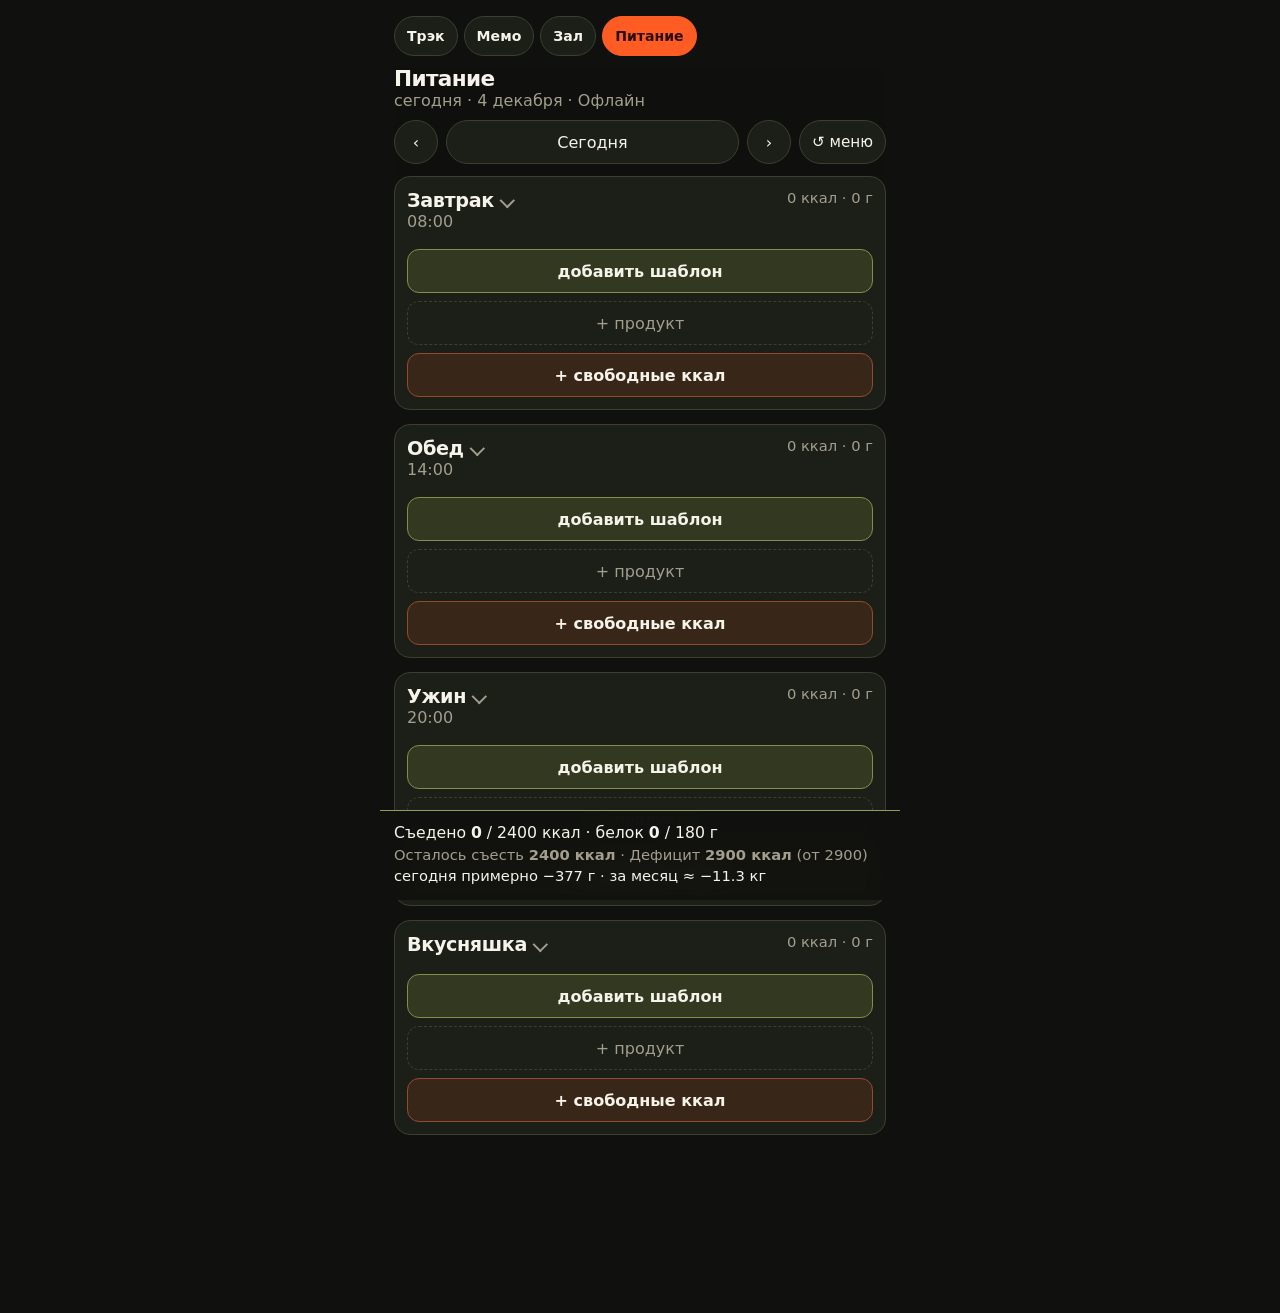
<file: zal/index.html>
<!DOCTYPE html>
<html lang="ru">
<head>
  <meta charset="utf-8">
  <meta name="viewport" content="width=device-width, initial-scale=1, viewport-fit=cover">
  <meta name="theme-color" content="#10110e">
  <meta name="apple-mobile-web-app-capable" content="yes">
  <meta name="apple-mobile-web-app-status-bar-style" content="black-translucent">
  <title>Питание</title>
  <link rel="manifest" href="manifest.json">
  <link rel="stylesheet" href="app.css?v=30">
  <link rel="stylesheet" href="food.css?v=30">
</head>
<body>
  <div id="app"></div>
  <script src="food-data.js?v=30"></script>
  <script src="food-app.js?v=30"></script>
</body>
</html>
</file>
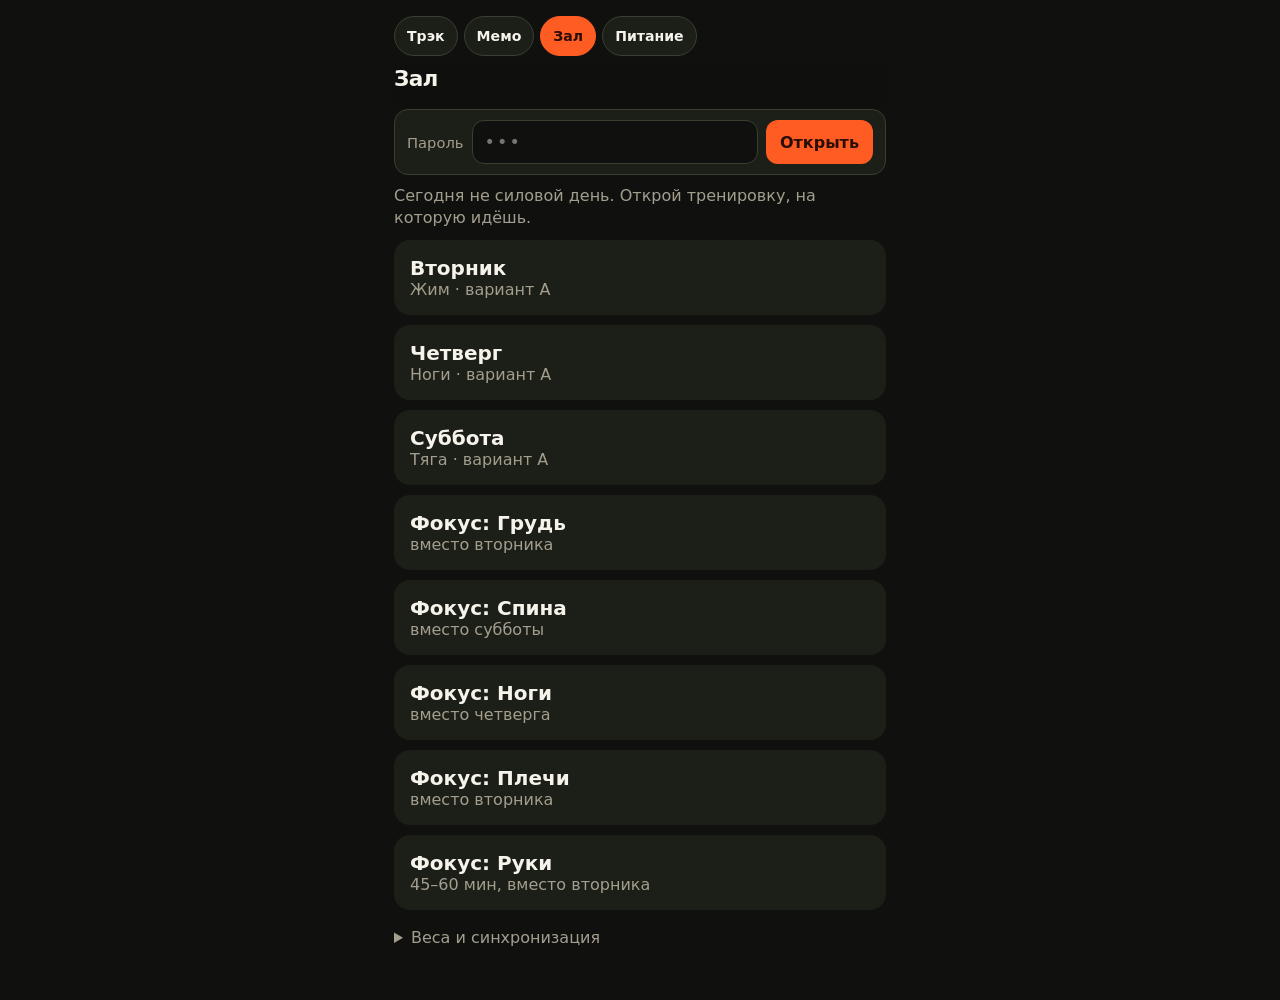
<file: zal/zal.html>
<!DOCTYPE html>
<html lang="ru">
<head>
  <meta charset="utf-8">
  <meta name="viewport" content="width=device-width, initial-scale=1, viewport-fit=cover">
  <meta name="theme-color" content="#10110e">
  <meta name="apple-mobile-web-app-capable" content="yes">
  <meta name="apple-mobile-web-app-status-bar-style" content="black-translucent">
  <title>Зал</title>
  <link rel="stylesheet" href="app.css?v=30">
  <link rel="stylesheet" href="food.css?v=30">
</head>
<body>
  <div id="app"></div>
  <div id="savebar" hidden>
    <button type="button" data-save>Сохранить</button>
  </div>
  <div id="zoom" hidden>
    <button type="button" data-close-zoom>Закрыть</button>
    <img alt="">
  </div>
  <script src="data.js?v=30"></script>
  <script src="app.js?v=30"></script>
</body>
</html>
</file>
<file: zal/app.css>
:root {
  --bg: #10110e;
  --card: #1c1f17;
  --card-2: #262a1e;
  --ink: #f6f3ea;
  --muted: #a39e8e;
  --line: #3a3f31;
  --accent: #ff5c24;
  --accent-ink: #2a0d05;
  --ok: #d6f06a;
  --photo: #fff;
  color-scheme: dark;
  font-family: "Segoe UI", system-ui, sans-serif;
}

* { box-sizing: border-box; }

html, body {
  margin: 0;
  background: var(--bg);
  color: var(--ink);
  touch-action: manipulation;
}

body {
  min-height: 100dvh;
  padding:
    env(safe-area-inset-top)
    env(safe-area-inset-right)
    env(safe-area-inset-bottom)
    env(safe-area-inset-left);
}

button, input, a { font: inherit; color: inherit; }

button { cursor: pointer; }

#app {
  max-width: 520px;
  margin: 0 auto;
  padding: 12px 14px 28px;
}

.sites-nav {
  display: flex;
  flex-wrap: wrap;
  gap: 6px;
  margin: 4px 0 10px;
}

.sites-nav a {
  text-decoration: none;
  border: 1px solid var(--line);
  background: var(--card);
  color: var(--ink);
  border-radius: 999px;
  padding: 8px 12px;
  min-height: 40px;
  display: inline-flex;
  align-items: center;
  font-weight: 700;
  font-size: 0.88rem;
}

.sites-nav a.on {
  background: var(--accent);
  border-color: var(--accent);
  color: var(--accent-ink);
}

.top {
  position: sticky;
  top: 0;
  z-index: 2;
  background: color-mix(in srgb, var(--bg) 92%, transparent);
  backdrop-filter: blur(10px);
  padding-bottom: 8px;
}

.brand {
  display: flex;
  justify-content: space-between;
  align-items: baseline;
  gap: 12px;
  margin: 4px 0 10px;
}

.brand h1 {
  margin: 0;
  font-size: 1.35rem;
  letter-spacing: -0.03em;
}

.brand p, .hint, .meta, .sets, .cue, .more, .weight-meta, .backup p {
  margin: 0;
  color: var(--muted);
}

.chips, .scheme {
  display: flex;
  gap: 8px;
  overflow-x: auto;
  padding-bottom: 2px;
}

.chips { margin-bottom: 8px; }

.chips a, .scheme button, .gear button, .backup button, .file {
  border: 1px solid var(--line);
  background: var(--card);
  color: var(--ink);
  text-decoration: none;
  border-radius: 999px;
  padding: 10px 14px;
  white-space: nowrap;
  min-height: 44px;
}

.chips a.on, .scheme button.on, .gear button.on {
  background: var(--accent);
  border-color: var(--accent);
  color: var(--accent-ink);
  font-weight: 700;
}

.dayline {
  display: flex;
  justify-content: space-between;
  align-items: end;
  gap: 12px;
  margin: 8px 0;
}

.dayline h2 {
  margin: 0;
  font-size: 1.55rem;
  letter-spacing: -0.03em;
}

.scheme { flex: 0 0 auto; }

.scheme button {
  min-width: 52px;
  padding-inline: 16px;
  font-weight: 700;
}

.hint {
  margin-bottom: 12px;
  line-height: 1.35;
}

.ex {
  background: var(--card);
  border-radius: 18px;
  padding: 12px;
  margin-bottom: 12px;
}

.ex-open {
  display: grid;
  grid-template-columns: 72px 1fr;
  gap: 12px;
  text-decoration: none;
  color: inherit;
  margin-bottom: 12px;
}

.thumb, .photo img, #zoom img {
  width: 100%;
  display: block;
  background: var(--photo);
  object-fit: contain;
}

.thumb {
  height: 72px;
  border-radius: 12px;
}

.ex h2, .detail h2 {
  margin: 0 0 4px;
  font-size: 1.15rem;
  letter-spacing: -0.02em;
}

.more {
  margin-top: 6px;
  color: var(--ok);
  font-size: 0.92rem;
}

.stepper {
  display: grid;
  grid-template-columns: 1fr;
  align-items: stretch;
}

.weight {
  display: flex;
  align-items: center;
  gap: 6px;
  background: var(--bg);
  border-radius: 14px;
  padding: 0 10px;
  min-height: 64px;
}

.weight input {
  width: 100%;
  border: 0;
  background: transparent;
  color: var(--ink);
  font-size: 2rem;
  font-weight: 800;
  font-variant-numeric: tabular-nums;
  letter-spacing: -0.04em;
  text-align: center;
  min-width: 0;
  padding: 0;
}

.weight input:focus { outline: none; }
.weight:focus-within { box-shadow: inset 0 0 0 2px var(--accent); }

.unit { color: var(--muted); font-size: 0.95rem; }

.weight-meta {
  display: flex;
  justify-content: space-between;
  gap: 8px;
  margin-top: 6px;
  font-size: 0.85rem;
}

.badge {
  color: var(--ok);
}

.backrow {
  display: flex;
  gap: 8px;
  margin-bottom: 10px;
}

.backrow a, .backrow button, .backup button, .file {
  border-radius: 12px;
  min-height: 44px;
}

.backrow a, .backrow button {
  border: 1px solid var(--line);
  background: var(--card);
  text-decoration: none;
  padding: 10px 14px;
}

.photo {
  display: block;
  width: 100%;
  padding: 0;
  border: 0;
  border-radius: 16px;
  overflow: hidden;
  margin: 8px 0 14px;
  background: var(--photo);
}

.photo img { max-height: 280px; object-fit: contain; }

.detail h3 {
  margin: 16px 0 8px;
  font-size: 0.95rem;
  letter-spacing: 0.04em;
  text-transform: uppercase;
  color: var(--muted);
}

.detail ol, .detail ul {
  margin: 0;
  padding-left: 1.2rem;
  line-height: 1.4;
}

.detail li { margin: 0 0 8px; }

.gear { display: flex; flex-wrap: wrap; gap: 8px; }

.sub {
  display: grid;
  grid-template-columns: 64px 1fr;
  gap: 10px;
  align-items: center;
  text-decoration: none;
  color: inherit;
  background: var(--card-2);
  border-radius: 14px;
  padding: 8px;
  margin-bottom: 8px;
}

.sub img {
  width: 64px;
  height: 64px;
  object-fit: contain;
  background: var(--photo);
  border-radius: 10px;
}

.sub strong { display: block; }
.sub span { color: var(--muted); font-size: 0.88rem; }

.empty {
  color: var(--muted);
  line-height: 1.4;
}

.home-list { display: grid; gap: 10px; margin-top: 12px; }

.home-list a {
  display: block;
  text-decoration: none;
  background: var(--card);
  border-radius: 16px;
  padding: 16px;
  min-height: 72px;
}

.home-list strong { display: block; font-size: 1.25rem; }
.home-list span { color: var(--muted); }

.lockbar {
  display: flex;
  flex-wrap: wrap;
  align-items: center;
  gap: 8px;
  margin: 0 0 10px;
  padding: 10px 12px;
  border-radius: 14px;
  background: var(--card);
  border: 1px solid var(--line);
}

.lockbar.open {
  border-color: color-mix(in srgb, var(--ok) 45%, var(--line));
}

.lockbar label {
  display: flex;
  align-items: center;
  gap: 8px;
  flex: 1 1 140px;
  color: var(--muted);
  font-size: 0.92rem;
}

.lockbar input {
  flex: 1 1 auto;
  min-width: 0;
  min-height: 44px;
  border: 1px solid var(--line);
  border-radius: 12px;
  background: var(--bg);
  padding: 8px 12px;
  font-size: 1.1rem;
  letter-spacing: 0.12em;
}

.lockbar button {
  border: 0;
  border-radius: 12px;
  min-height: 44px;
  padding: 10px 14px;
  background: var(--accent);
  color: var(--accent-ink);
  font-weight: 700;
}

.lockbar.open span {
  flex: 1 1 auto;
  color: var(--ok);
  font-size: 0.95rem;
}

.lockbar.open button {
  background: var(--card-2);
  color: var(--ink);
  border: 1px solid var(--line);
}

.lock-msg {
  flex: 1 1 100%;
  margin: 0;
  color: var(--accent);
  font-size: 0.9rem;
}

.stepper.locked .weight input {
  opacity: 0.45;
}

#savebar {
  position: fixed;
  left: 0;
  right: 0;
  bottom: 0;
  z-index: 4;
  padding:
    10px 14px
    calc(10px + env(safe-area-inset-bottom))
    14px;
  background: color-mix(in srgb, var(--bg) 92%, transparent);
  backdrop-filter: blur(10px);
  border-top: 1px solid var(--line);
}

#savebar[hidden] { display: none; }

#savebar button {
  display: block;
  width: 100%;
  max-width: 520px;
  margin: 0 auto;
  border: 0;
  border-radius: 14px;
  min-height: 52px;
  background: var(--accent);
  color: var(--accent-ink);
  font-weight: 800;
  font-size: 1.05rem;
}

body.has-savebar #app {
  padding-bottom: calc(88px + env(safe-area-inset-bottom));
}

.backup {
  margin-top: 18px;
  color: var(--muted);
}

.backup summary { cursor: pointer; min-height: 44px; }
.backup p { margin: 8px 0; line-height: 1.35; }
.backup .row { display: flex; flex-wrap: wrap; gap: 8px; }
.file { display: inline-flex; align-items: center; }
.file input { display: none; }

#zoom[hidden] { display: none; }

#zoom {
  position: fixed;
  inset: 0;
  z-index: 5;
  background: #fff;
  display: flex;
  flex-direction: column;
  padding: env(safe-area-inset-top) 8px env(safe-area-inset-bottom);
}

#zoom button {
  align-self: flex-end;
  border: 0;
  background: #111;
  color: #fff;
  border-radius: 999px;
  min-height: 44px;
  padding: 8px 16px;
  margin: 8px;
}

#zoom img {
  flex: 1;
  min-height: 0;
  object-fit: contain;
  background: #fff;
}

.plan-bar {
  display: flex;
  flex-wrap: wrap;
  gap: 8px;
  margin: 0 0 12px;
}

.plan-btn {
  border: 1px solid var(--line);
  background: var(--card);
  color: var(--ink);
  border-radius: 999px;
  padding: 10px 14px;
  min-height: 44px;
  white-space: nowrap;
}

.plan-btn.on {
  background: var(--accent);
  border-color: var(--accent);
  color: var(--accent-ink);
  font-weight: 700;
}

.plan-btn.ghost {
  color: var(--muted);
}

.ex-tools {
  display: flex;
  flex-wrap: wrap;
  gap: 8px;
  margin-bottom: 10px;
}

.ex-tools button {
  border: 1px solid var(--line);
  background: var(--card-2);
  color: var(--ink);
  border-radius: 12px;
  min-height: 44px;
  min-width: 44px;
  padding: 8px 12px;
}

.ex-tools button:disabled {
  opacity: 0.35;
}

.add-picker {
  background: var(--card);
  border-radius: 18px;
  padding: 12px;
  margin-bottom: 12px;
}

.add-picker h3 {
  margin: 0 0 10px;
  font-size: 1rem;
}

.add-picker .plan-btn {
  margin-bottom: 10px;
}

button.sub.add-item {
  width: 100%;
  text-align: left;
  border: 0;
  cursor: pointer;
}

:focus-visible {
  outline: 2px solid var(--ok);
  outline-offset: 2px;
}
</file>
<file: zal/food.css>
.food-top .brand {
  align-items: center;
}

.food-daynav {
  display: flex;
  gap: 8px;
  align-items: center;
  margin-bottom: 4px;
}

.food-daynav button {
  border: 1px solid var(--line);
  background: var(--card);
  border-radius: 999px;
  min-height: 44px;
  min-width: 44px;
  padding: 8px 12px;
}

.food-daynav .food-today {
  flex: 1;
}

.food-daynav .food-reset {
  font-size: 0.95rem;
}

.food-main {
  display: flex;
  flex-direction: column;
  gap: 14px;
  padding-bottom: 150px;
}

.food-meal {
  background: var(--card);
  border: 1px solid var(--line);
  border-radius: 16px;
  padding: 12px;
}

.food-meal-head {
  display: flex;
  justify-content: space-between;
  align-items: flex-start;
  gap: 10px;
  margin: 0;
  padding: 0;
  width: 100%;
  border: 0;
  background: transparent;
  color: inherit;
  text-align: left;
  cursor: pointer;
}

.food-meal:not(.is-collapsed) .food-meal-head {
  margin-bottom: 8px;
}

.food-meal-head h2 {
  margin: 0;
  font-size: 1.2rem;
  letter-spacing: -0.02em;
  display: flex;
  align-items: center;
  gap: 8px;
}

.food-meal-chevron {
  width: 0.55em;
  height: 0.55em;
  border-right: 2px solid var(--muted);
  border-bottom: 2px solid var(--muted);
  transform: rotate(45deg);
  transition: transform 0.15s ease;
  flex-shrink: 0;
}

.food-meal.is-collapsed .food-meal-chevron {
  transform: rotate(-45deg);
}

.food-meal.is-collapsed .food-meal-body {
  display: none;
}

.food-meal-sum {
  margin: 0;
  color: var(--muted);
  font-size: 0.92rem;
  text-align: right;
  white-space: nowrap;
}

.food-list {
  list-style: none;
  margin: 0;
  padding: 0;
  display: flex;
  flex-direction: column;
  gap: 10px;
}

.food-row {
  background: var(--card-2);
  border-radius: 12px;
  padding: 10px;
}

.food-row-main {
  display: flex;
  justify-content: space-between;
  gap: 8px;
  align-items: flex-start;
}

.food-row-main strong {
  display: block;
  font-size: 1rem;
}

.food-dry,
.food-note,
.food-row-macros {
  display: block;
  color: var(--muted);
  font-size: 0.85rem;
  margin-top: 2px;
}

.food-dry {
  color: var(--ok);
}

.food-row-actions {
  display: flex;
  gap: 4px;
}

.food-icon {
  border: 1px solid var(--line);
  background: var(--card);
  border-radius: 10px;
  width: 40px;
  height: 40px;
  padding: 0;
  font-size: 1.2rem;
  line-height: 1;
}

.food-icon.danger {
  color: #ff8f7a;
}

.food-grams-pair {
  display: grid;
  grid-template-columns: 1fr 1fr;
  gap: 8px;
  margin-top: 8px;
}

.food-grams-row {
  display: flex;
  align-items: flex-end;
  gap: 8px;
  margin-top: 8px;
}

.food-grams-row .food-grams {
  margin-top: 0;
  flex: 1;
}

.food-calc-btn {
  flex-shrink: 0;
  color: var(--accent);
  font-weight: 700;
}

.food-grams {
  display: flex;
  align-items: center;
  gap: 8px;
  margin-top: 8px;
  color: var(--muted);
  font-size: 0.9rem;
}

.food-grams-pair .food-grams {
  margin-top: 0;
}

.food-grams input {
  width: 88px;
  min-height: 40px;
  border: 1px solid var(--line);
  background: var(--bg);
  border-radius: 10px;
  padding: 6px 10px;
  color: var(--ink);
}

.food-grams-pair .food-grams input {
  width: 72px;
  flex: 1;
}

.food-add-template {
  width: 100%;
  margin-top: 10px;
  min-height: 44px;
  border: 1px solid color-mix(in srgb, var(--ok) 45%, var(--line));
  background: color-mix(in srgb, var(--ok) 12%, transparent);
  border-radius: 12px;
  color: var(--ink);
  font-weight: 600;
}

.food-add {
  width: 100%;
  margin-top: 10px;
  min-height: 44px;
  border: 1px dashed var(--line);
  background: transparent;
  border-radius: 12px;
  color: var(--muted);
}

.food-add-template + .food-add {
  margin-top: 8px;
}

.food-add-kcal {
  width: 100%;
  margin-top: 8px;
  min-height: 44px;
  border: 1px solid color-mix(in srgb, var(--accent) 45%, var(--line));
  background: color-mix(in srgb, var(--accent) 12%, transparent);
  border-radius: 12px;
  color: var(--ink);
  font-weight: 600;
}

.food-footer {
  position: fixed;
  left: 0;
  right: 0;
  bottom: 0;
  z-index: 5;
  max-width: 520px;
  margin: 0 auto;
  padding: 12px 14px calc(12px + env(safe-area-inset-bottom));
  background: color-mix(in srgb, var(--bg) 94%, transparent);
  backdrop-filter: blur(12px);
  border-top: 1px solid var(--line);
}

.food-footer p {
  margin: 0 0 4px;
  font-size: 0.92rem;
  color: var(--muted);
}

.food-footer-main {
  color: var(--ink) !important;
  font-size: 0.98rem !important;
}

.food-footer.ok {
  border-top-color: color-mix(in srgb, var(--ok) 55%, var(--line));
}

.food-footer.warn {
  border-top-color: color-mix(in srgb, var(--accent) 55%, var(--line));
}

.food-footer-weight {
  color: var(--ink) !important;
}

.food-overlay {
  position: fixed;
  inset: 0;
  z-index: 8;
  background: rgba(0, 0, 0, 0.55);
  display: flex;
  align-items: flex-end;
  justify-content: center;
}

.food-sheet {
  width: min(520px, 100%);
  max-height: 80dvh;
  overflow: auto;
  background: var(--card);
  border-radius: 18px 18px 0 0;
  padding: 14px 14px calc(14px + env(safe-area-inset-bottom));
  border: 1px solid var(--line);
  border-bottom: 0;
}

.food-sheet-head {
  display: flex;
  justify-content: space-between;
  align-items: center;
  margin-bottom: 10px;
}

.food-calc-sheet {
  max-height: none;
}

.food-calc-current {
  margin: 0 0 12px;
  color: var(--muted);
  font-size: 0.95rem;
}

.food-calc-ops {
  display: grid;
  grid-template-columns: repeat(4, 1fr);
  gap: 8px;
  margin-bottom: 12px;
}

.food-calc-ops button {
  min-height: 44px;
  border: 1px solid var(--line);
  background: var(--card-2);
  border-radius: 12px;
  color: var(--ink);
  font-size: 1.2rem;
  font-weight: 600;
}

.food-calc-ops button.on {
  background: var(--accent);
  border-color: var(--accent);
  color: var(--accent-ink);
}

.food-calc-input {
  display: flex;
  flex-direction: column;
  gap: 6px;
  margin-bottom: 12px;
  color: var(--muted);
  font-size: 0.9rem;
}

.food-calc-input input {
  min-height: 44px;
  border: 1px solid var(--line);
  background: var(--bg);
  border-radius: 12px;
  padding: 8px 12px;
  color: var(--ink);
  font-size: 1.1rem;
}

.food-calc-actions {
  display: grid;
  grid-template-columns: 1fr 1fr;
  gap: 8px;
}

.food-calc-actions button {
  min-height: 44px;
  border: 1px solid var(--line);
  background: var(--card-2);
  border-radius: 12px;
  color: var(--ink);
  font-weight: 600;
}

.food-calc-actions .food-calc-apply {
  background: var(--accent);
  border-color: var(--accent);
  color: var(--accent-ink);
}

.food-cats {
  margin-bottom: 10px;
}

.food-cats button {
  border: 1px solid var(--line);
  background: var(--card-2);
  color: var(--ink);
  border-radius: 999px;
  padding: 10px 14px;
  white-space: nowrap;
  min-height: 44px;
}

.food-cats button.on {
  background: var(--accent);
  border-color: var(--accent);
  color: var(--accent-ink);
  font-weight: 700;
}

.food-pick-list {
  list-style: none;
  margin: 0;
  padding: 0;
}

.food-pick-list li + li {
  margin-top: 8px;
}

.food-pick-list button {
  width: 100%;
  text-align: left;
  border: 1px solid var(--line);
  background: var(--card-2);
  border-radius: 12px;
  padding: 12px;
  min-height: 52px;
}

.food-pick-list button strong {
  display: block;
}

.food-pick-list button span {
  color: var(--muted);
  font-size: 0.88rem;
}
</file>
